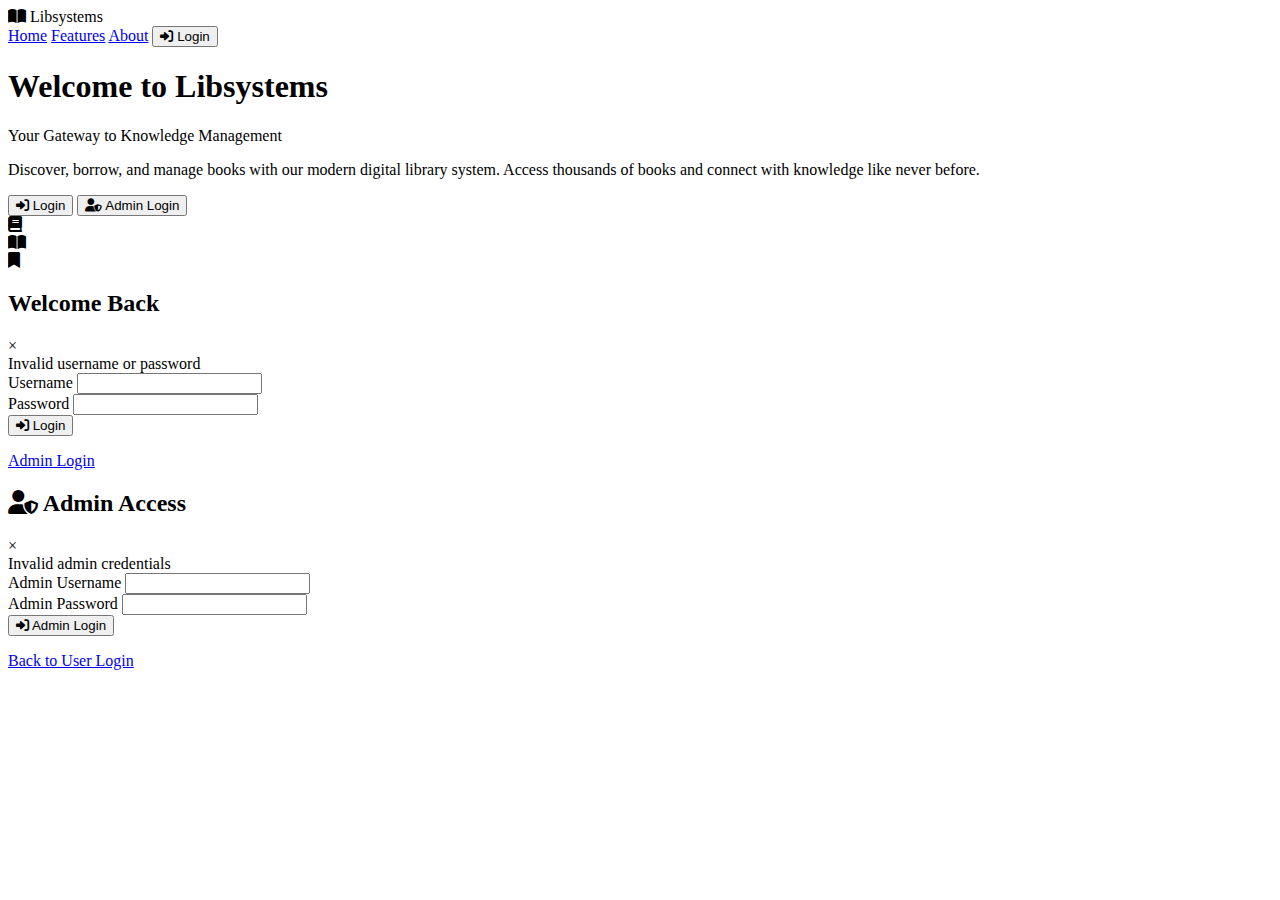
<file: src/main/resources/templates/index.html>
<!DOCTYPE html>
<html lang="en" xmlns:th="http://www.thymeleaf.org">
<head>
    <meta charset="UTF-8">
    <meta name="viewport" content="width=device-width, initial-scale=1.0">
    <title>Libsystems - Digital Library Management</title>
    <!-- Link to static CSS -->
    <link rel="stylesheet" th:href="@{/css/landing.css}">
    <!-- Font Awesome CDN -->
    <link href="https://cdnjs.cloudflare.com/ajax/libs/font-awesome/6.0.0/css/all.min.css" rel="stylesheet">
</head>
<body>
    <!-- Navigation -->
    <nav class="navbar">
        <div class="nav-container">
            <div class="nav-logo">
                <i class="fas fa-book-open"></i>
                <span>Libsystems</span>
            </div>
            <div class="nav-menu">
                <a href="#home" class="nav-link">Home</a>
                <a href="#features" class="nav-link">Features</a>
                <a href="#about" class="nav-link">About</a>
                <button class="login-btn" onclick="openModal('loginModal')">
                    <i class="fas fa-sign-in-alt"></i> Login
                </button>
            </div>
            <div class="hamburger">
                <span></span>
                <span></span>
                <span></span>
            </div>
        </div>
    </nav>

    <!-- Hero Section -->
    <section id="home" class="hero">
        <div class="hero-content">
            <div class="hero-text">
                <h1>Welcome to <span class="gradient-text">Libsystems</span></h1>
                <p class="hero-subtitle">Your Gateway to Knowledge Management</p>
                <p class="hero-description">
                    Discover, borrow, and manage books with our modern digital library system. 
                    Access thousands of books and connect with knowledge like never before.
                </p>
                <div class="hero-buttons">
                    <button class="btn btn-primary" onclick="openModal('loginModal')">
                        <i class="fas fa-sign-in-alt"></i> Login
                    </button>
                    <button class="btn btn-secondary" onclick="openModal('adminModal')">
                        <i class="fas fa-user-shield"></i> Admin Login
                    </button>
                </div>
            </div>
            <div class="hero-visual">
                <div class="floating-books">
                    <div class="book book-1"><i class="fas fa-book"></i></div>
                    <div class="book book-2"><i class="fas fa-book-open"></i></div>
                    <div class="book book-3"><i class="fas fa-bookmark"></i></div>
                </div>
            </div>
        </div>
    </section>

    <!-- Features, Stats, About Sections (unchanged for brevity) -->
    <!-- Copy these directly from your original HTML -->

    <!-- Login Modal -->
    <div id="loginModal" class="modal">
        <div class="modal-content">
            <div class="modal-header">
                <h2>Welcome Back</h2>
                <span class="close" onclick="closeModal('loginModal')">&times;</span>
            </div>
            <div class="modal-body">
                <!-- Thymeleaf form for user login -->
                <form th:action="@{/login}" method="post" id="loginForm">
                    <!-- Display error message if login fails -->
                    <div th:if="${param.error}" class="message error">
                        Invalid username or password
                    </div>
                    <div class="form-group">
                        <label for="username">Username</label>
                        <input type="text" id="username" name="username" required>
                    </div>
                    <div class="form-group">
                        <label for="password">Password</label>
                        <input type="password" id="password" name="password" required>
                    </div>
                    <button type="submit" class="btn btn-primary btn-full">
                        <i class="fas fa-sign-in-alt"></i> Login
                    </button>
                </form>
                <div class="modal-footer">
                    <p>
                        <a href="#" onclick="switchModal('loginModal', 'adminModal')">Admin Login</a>
                    </p>
                </div>
            </div>
        </div>
    </div>

    <!-- Admin Login Modal -->
    <div id="adminModal" class="modal">
        <div class="modal-content">
            <div class="modal-header">
                <h2><i class="fas fa-user-shield"></i> Admin Access</h2>
                <span class="close" onclick="closeModal('adminModal')">&times;</span>
            </div>
            <div class="modal-body">
                <!-- Thymeleaf form for admin login -->
                <form th:action="@{/admin/login}" method="post" id="adminForm">
                    <div th:if="${param.error}" class="message error">
                        Invalid admin credentials
                    </div>
                    <div class="form-group">
                        <label for="adminUsername">Admin Username</label>
                        <input type="text" id="adminUsername" name="username" required>
                    </div>
                    <div class="form-group">
                        <label for="adminPassword">Admin Password</label>
                        <input type="password" id="adminPassword" name="password" required>
                    </div>
                    <button type="submit" class="btn btn-admin btn-full">
                        <i class="fas fa-sign-in-alt"></i> Admin Login
                    </button>
                </form>
                <div class="modal-footer">
                    <p>
                        <a href="#" onclick="switchModal('adminModal', 'loginModal')">Back to User Login</a>
                    </p>
                </div>
            </div>
        </div>
    </div>

    <!-- Footer (unchanged for brevity) -->
    <!-- Copy from your original HTML -->

    <!-- Keep minimal JS for modals -->
    <script th:src="@{/js/landing.js}"></script>
</body>
</html>
</file>
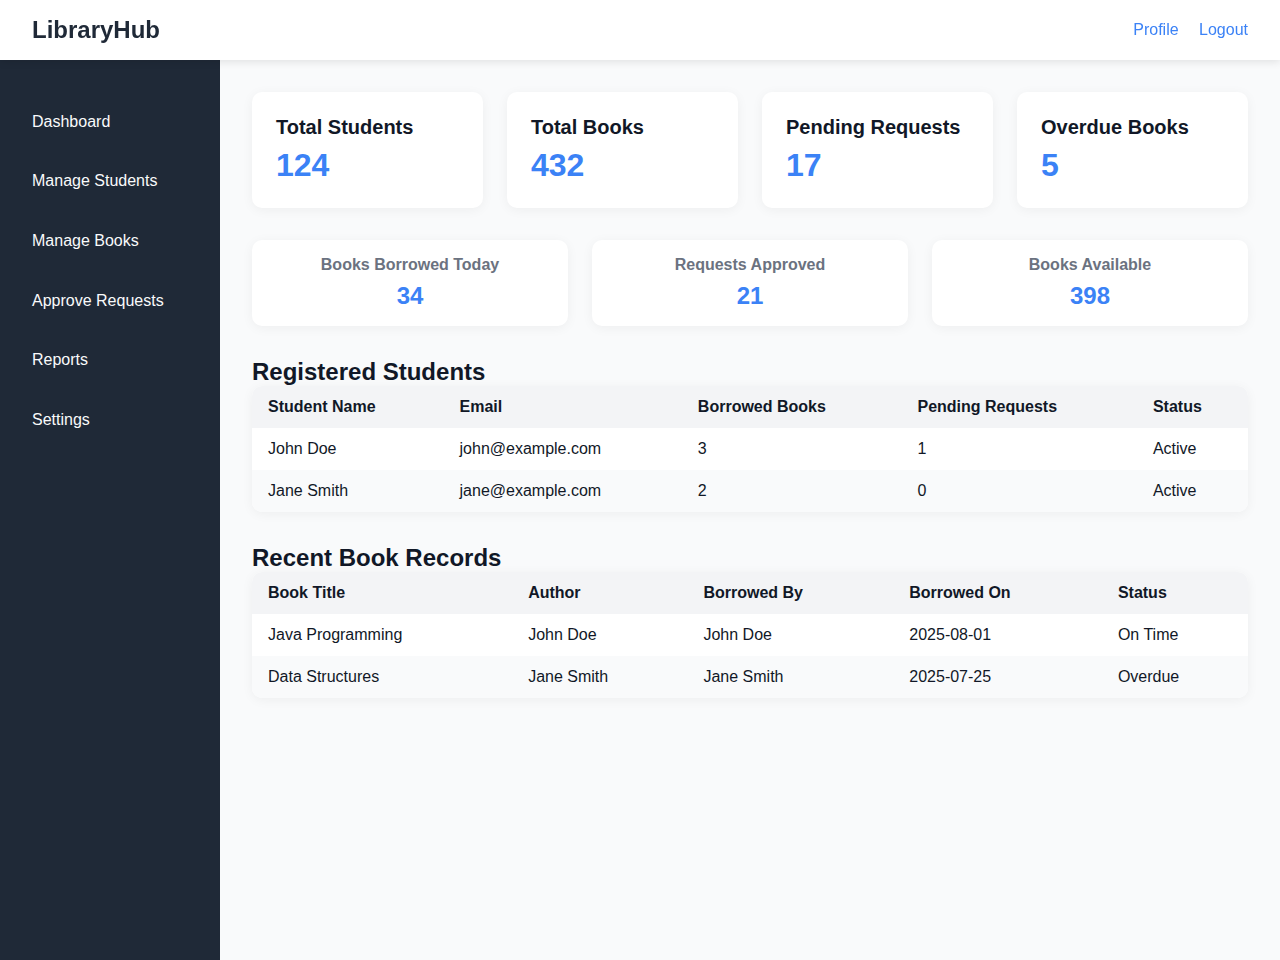
<file: src/main/resources/templates/admin/dashboard.html>
<!DOCTYPE html>
<html lang="en">
<head>
    <meta charset="UTF-8">
    <meta name="viewport" content="width=device-width, initial-scale=1.0">
    <title>Admin Dashboard - LibraryHub</title>
    <style>
        * { margin: 0; padding: 0; box-sizing: border-box; font-family: 'Arial', sans-serif; }
        body { background: #f9fafb; color: #111827; }

        /* Navbar */
        .navbar {
            display: flex;
            justify-content: space-between;
            align-items: center;
            padding: 1rem 2rem;
            background: #ffffff;
            box-shadow: 0 2px 8px rgba(0,0,0,0.1);
            position: sticky;
            top: 0;
            z-index: 100;
        }
        .navbar h1 { font-size: 1.5rem; color: #1f2937; }
        .navbar a { text-decoration: none; color: #3b82f6; margin-left: 1rem; }

        /* Dashboard Container */
        .dashboard-container { display: flex; min-height: 100vh; }

        /* Sidebar */
        .sidebar {
            width: 220px;
            background: #1f2937;
            color: #f9fafb;
            display: flex;
            flex-direction: column;
            padding: 2rem 1rem;
        }
        .sidebar a {
            color: #f9fafb;
            text-decoration: none;
            margin: 0.8rem 0;
            padding: 0.5rem 1rem;
            border-radius: 6px;
            transition: background 0.2s;
        }
        .sidebar a:hover { background: #3b82f6; }

        /* Main Content */
        .main-content { flex: 1; padding: 2rem; }

        /* Cards */
        .cards { display: flex; gap: 1.5rem; flex-wrap: wrap; margin-bottom: 2rem; }
        .card {
            background: #ffffff;
            flex: 1 1 200px;
            padding: 1.5rem;
            border-radius: 10px;
            box-shadow: 0 2px 12px rgba(0,0,0,0.05);
            transition: transform 0.2s;
        }
        .card:hover { transform: translateY(-4px); }
        .card h2 { font-size: 1.25rem; margin-bottom: 0.5rem; color: #111827; }
        .card p { font-size: 2rem; color: #3b82f6; font-weight: bold; }

        /* Stats Section */
        .stats { display: flex; gap: 1.5rem; margin-bottom: 2rem; flex-wrap: wrap; }
        .stat-card { background: #ffffff; padding: 1rem; border-radius: 10px; flex: 1; box-shadow: 0 2px 12px rgba(0,0,0,0.05); text-align: center; }
        .stat-card h3 { font-size: 1rem; color: #6b7280; margin-bottom: 0.5rem; }
        .stat-card p { font-size: 1.5rem; color: #3b82f6; font-weight: bold; }

        /* Table */
        table {
            width: 100%;
            border-collapse: collapse;
            background: #ffffff;
            border-radius: 10px;
            overflow: hidden;
            box-shadow: 0 2px 12px rgba(0,0,0,0.05);
            margin-bottom: 2rem;
        }
        table th, table td {
            padding: 0.75rem 1rem;
            text-align: left;
        }
        table th { background: #f3f4f6; font-weight: 600; }
        table tr:nth-child(even) { background: #f9fafb; }

        @media(max-width: 768px) {
            .dashboard-container { flex-direction: column; }
            .sidebar { width: 100%; flex-direction: row; overflow-x: auto; padding: 1rem; }
            .sidebar a { margin: 0 0.5rem; white-space: nowrap; }
        }
    </style>
</head>
<body>
    <nav class="navbar">
        <h1>LibraryHub</h1>
        <div>
            <a href="#">Profile</a>
            <a href="#">Logout</a>
        </div>
    </nav>

    <div class="dashboard-container">
        <!-- Sidebar -->
        <aside class="sidebar">
            <a href="#">Dashboard</a>
            <a href="#">Manage Students</a>
            <a href="#">Manage Books</a>
            <a href="#">Approve Requests</a>
            <a href="#">Reports</a>
            <a href="#">Settings</a>
        </aside>

        <!-- Main Content -->
        <section class="main-content">
            <!-- Cards -->
            <div class="cards">
                <div class="card">
                    <h2>Total Students</h2>
                    <p>124</p>
                </div>
                <div class="card">
                    <h2>Total Books</h2>
                    <p>432</p>
                </div>
                <div class="card">
                    <h2>Pending Requests</h2>
                    <p>17</p>
                </div>
                <div class="card">
                    <h2>Overdue Books</h2>
                    <p>5</p>
                </div>
            </div>

            <!-- Stats -->
            <div class="stats">
                <div class="stat-card">
                    <h3>Books Borrowed Today</h3>
                    <p>34</p>
                </div>
                <div class="stat-card">
                    <h3>Requests Approved</h3>
                    <p>21</p>
                </div>
                <div class="stat-card">
                    <h3>Books Available</h3>
                    <p>398</p>
                </div>
            </div>

            <!-- Students Table -->
            <h2>Registered Students</h2>
            <table>
                <thead>
                    <tr>
                        <th>Student Name</th>
                        <th>Email</th>
                        <th>Borrowed Books</th>
                        <th>Pending Requests</th>
                        <th>Status</th>
                    </tr>
                </thead>
                <tbody>
                    <tr>
                        <td>John Doe</td>
                        <td>john@example.com</td>
                        <td>3</td>
                        <td>1</td>
                        <td>Active</td>
                    </tr>
                    <tr>
                        <td>Jane Smith</td>
                        <td>jane@example.com</td>
                        <td>2</td>
                        <td>0</td>
                        <td>Active</td>
                    </tr>
                </tbody>
            </table>

            <!-- Books Table -->
            <h2>Recent Book Records</h2>
            <table>
                <thead>
                    <tr>
                        <th>Book Title</th>
                        <th>Author</th>
                        <th>Borrowed By</th>
                        <th>Borrowed On</th>
                        <th>Status</th>
                    </tr>
                </thead>
                <tbody>
                    <tr>
                        <td>Java Programming</td>
                        <td>John Doe</td>
                        <td>John Doe</td>
                        <td>2025-08-01</td>
                        <td>On Time</td>
                    </tr>
                    <tr>
                        <td>Data Structures</td>
                        <td>Jane Smith</td>
                        <td>Jane Smith</td>
                        <td>2025-07-25</td>
                        <td>Overdue</td>
                    </tr>
                </tbody>
            </table>
        </section>
    </div>
</body>
</html>
</file>
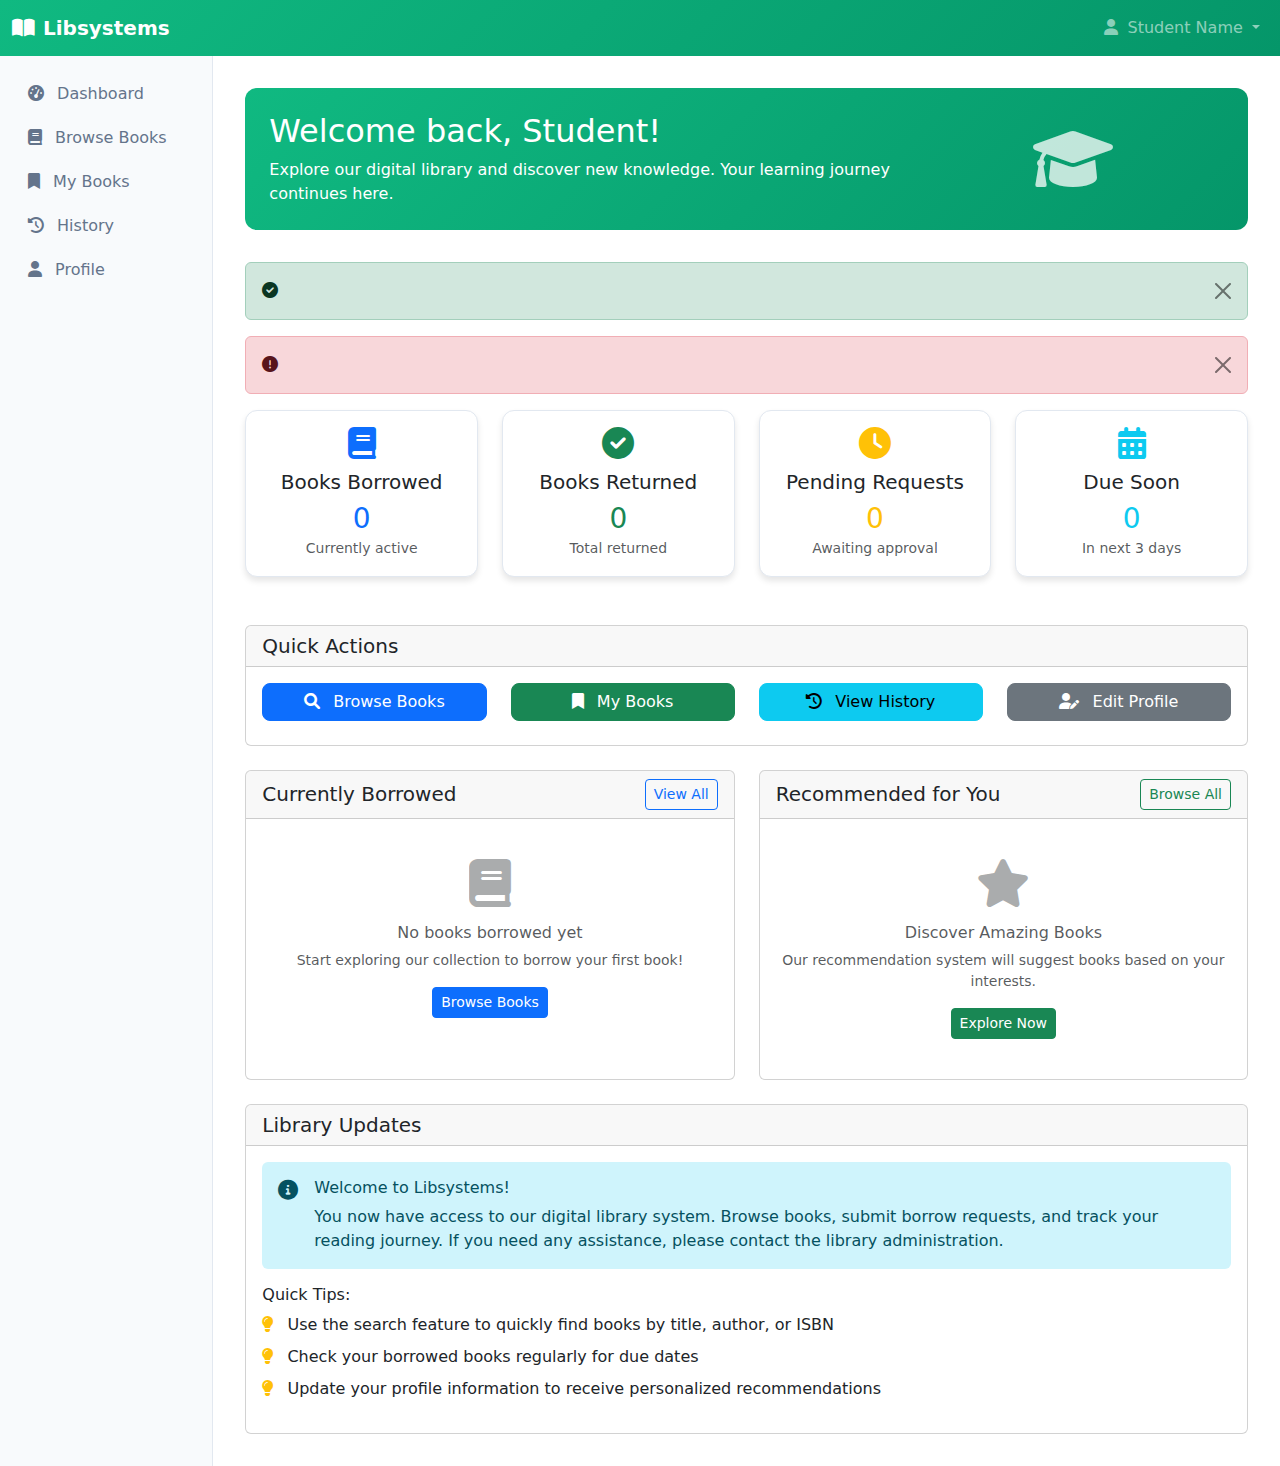
<file: src/main/resources/templates/student/dashboard.html>
<!DOCTYPE html>
<html lang="en" xmlns:th="http://www.thymeleaf.org" xmlns:sec="http://www.thymeleaf.org/extras/spring-security">
<head>
    <meta charset="UTF-8">
    <meta name="viewport" content="width=device-width, initial-scale=1.0">
    <title th:text="${pageTitle} + ' - Libsystems'">Student Dashboard - Libsystems</title>
    
    <!-- Bootstrap CSS -->
    <link href="https://cdn.jsdelivr.net/npm/bootstrap@5.3.0/dist/css/bootstrap.min.css" rel="stylesheet">
    <!-- Font Awesome -->
    <link href="https://cdnjs.cloudflare.com/ajax/libs/font-awesome/6.0.0/css/all.min.css" rel="stylesheet">
    <!-- Custom Student CSS -->
    <style>
        .navbar-custom {
            background: linear-gradient(135deg, #10b981, #059669);
        }
        .sidebar {
            min-height: calc(100vh - 56px);
            background: #f8fafc;
            border-right: 1px solid #e2e8f0;
        }
        .sidebar .nav-link {
            color: #64748b;
            border-radius: 8px;
            margin: 2px 0;
            transition: all 0.3s ease;
        }
        .sidebar .nav-link:hover,
        .sidebar .nav-link.active {
            background: #e2e8f0;
            color: #1e293b;
        }
        .main-content {
            padding: 2rem;
            background-color: #fff;
            min-height: calc(100vh - 56px);
        }
        .welcome-card {
            background: linear-gradient(135deg, #10b981, #059669);
            color: white;
            border-radius: 12px;
            margin-bottom: 2rem;
        }
        .stats-card {
            background: white;
            border-radius: 12px;
            box-shadow: 0 4px 6px rgba(0, 0, 0, 0.1);
            transition: transform 0.2s ease;
            border: 1px solid #e2e8f0;
        }
        .stats-card:hover {
            transform: translateY(-2px);
        }
        .action-btn {
            border-radius: 8px;
            font-weight: 500;
            transition: all 0.3s ease;
        }
        .book-card {
            border-radius: 12px;
            overflow: hidden;
            transition: transform 0.2s ease;
        }
        .book-card:hover {
            transform: translateY(-2px);
        }
    </style>
</head>
<body>
    <!-- Top Navigation -->
    <nav class="navbar navbar-expand-lg navbar-dark navbar-custom">
        <div class="container-fluid">
            <a class="navbar-brand fw-bold" href="#">
                <i class="fas fa-book-open me-2"></i>Libsystems
            </a>
            
            <button class="navbar-toggler" type="button" data-bs-toggle="collapse" data-bs-target="#navbarNav">
                <span class="navbar-toggler-icon"></span>
            </button>
            
            <div class="collapse navbar-collapse" id="navbarNav">
                <ul class="navbar-nav ms-auto">
                    <li class="nav-item dropdown" sec:authorize="isAuthenticated()">
                        <a class="nav-link dropdown-toggle" href="#" id="navbarDropdown" role="button" data-bs-toggle="dropdown">
                            <i class="fas fa-user me-1"></i>
                            <span sec:authentication="principal.user.fullName">Student Name</span>
                        </a>
                        <ul class="dropdown-menu">
                            <li><a class="dropdown-item" th:href="@{/student/profile}">
                                <i class="fas fa-user me-2"></i>Profile
                            </a></li>
                            <li><hr class="dropdown-divider"></li>
                            <li>
                                <form th:action="@{/logout}" method="post" class="d-inline">
                                    <button type="submit" class="dropdown-item">
                                        <i class="fas fa-sign-out-alt me-2"></i>Logout
                                    </button>
                                </form>
                            </li>
                        </ul>
                    </li>
                </ul>
            </div>
        </div>
    </nav>
    
    <div class="container-fluid">
        <div class="row">
            <!-- Sidebar -->
            <nav class="col-md-3 col-lg-2 d-md-block sidebar collapse">
                <div class="position-sticky pt-3">
                    <!-- Navigation Menu -->
                    <ul class="nav flex-column">
                        <li class="nav-item">
                            <a class="nav-link" th:classappend="${currentSection == 'dashboard'} ? 'active' : ''" 
                               th:href="@{/student/dashboard}">
                                <i class="fas fa-tachometer-alt me-2"></i> Dashboard
                            </a>
                        </li>
                        <li class="nav-item">
                            <a class="nav-link" th:classappend="${currentSection == 'books'} ? 'active' : ''" 
                               th:href="@{/student/books}">
                                <i class="fas fa-book me-2"></i> Browse Books
                            </a>
                        </li>
                        <li class="nav-item">
                            <a class="nav-link" th:classappend="${currentSection == 'borrowed'} ? 'active' : ''" 
                               th:href="@{/student/borrowed}">
                                <i class="fas fa-bookmark me-2"></i> My Books
                            </a>
                        </li>
                        <li class="nav-item">
                            <a class="nav-link" th:classappend="${currentSection == 'history'} ? 'active' : ''" 
                               th:href="@{/student/history}">
                                <i class="fas fa-history me-2"></i> History
                            </a>
                        </li>
                        <li class="nav-item">
                            <a class="nav-link" th:classappend="${currentSection == 'profile'} ? 'active' : ''" 
                               th:href="@{/student/profile}">
                                <i class="fas fa-user me-2"></i> Profile
                            </a>
                        </li>
                    </ul>
                </div>
            </nav>
            
            <!-- Main Content -->
            <main class="col-md-9 ms-sm-auto col-lg-10 main-content">
                <!-- Welcome Card -->
                <div class="welcome-card" sec:authorize="isAuthenticated()">
                    <div class="card-body p-4">
                        <div class="row align-items-center">
                            <div class="col-md-8">
                                <h2 class="card-title mb-2" th:text="${welcomeMessage}">Welcome back, Student!</h2>
                                <p class="card-text mb-0 opacity-90">
                                    Explore our digital library and discover new knowledge. Your learning journey continues here.
                                </p>
                            </div>
                            <div class="col-md-4 text-center">
                                <i class="fas fa-graduation-cap fa-4x opacity-75"></i>
                            </div>
                        </div>
                    </div>
                </div>
                
                <!-- Success/Error Messages -->
                <div th:if="${successMessage}" class="alert alert-success alert-dismissible fade show" role="alert">
                    <i class="fas fa-check-circle me-2"></i>
                    <span th:text="${successMessage}"></span>
                    <button type="button" class="btn-close" data-bs-dismiss="alert"></button>
                </div>
                
                <div th:if="${errorMessage}" class="alert alert-danger alert-dismissible fade show" role="alert">
                    <i class="fas fa-exclamation-circle me-2"></i>
                    <span th:text="${errorMessage}"></span>
                    <button type="button" class="btn-close" data-bs-dismiss="alert"></button>
                </div>
                
                <!-- Quick Stats -->
                <div class="row mb-4">
                    <div class="col-xl-3 col-md-6 mb-4">
                        <div class="card stats-card h-100">
                            <div class="card-body text-center">
                                <div class="text-primary mb-2">
                                    <i class="fas fa-book fa-2x"></i>
                                </div>
                                <h5 class="card-title">Books Borrowed</h5>
                                <h3 class="text-primary mb-0">0</h3>
                                <small class="text-muted">Currently active</small>
                            </div>
                        </div>
                    </div>
                    
                    <div class="col-xl-3 col-md-6 mb-4">
                        <div class="card stats-card h-100">
                            <div class="card-body text-center">
                                <div class="text-success mb-2">
                                    <i class="fas fa-check-circle fa-2x"></i>
                                </div>
                                <h5 class="card-title">Books Returned</h5>
                                <h3 class="text-success mb-0">0</h3>
                                <small class="text-muted">Total returned</small>
                            </div>
                        </div>
                    </div>
                    
                    <div class="col-xl-3 col-md-6 mb-4">
                        <div class="card stats-card h-100">
                            <div class="card-body text-center">
                                <div class="text-warning mb-2">
                                    <i class="fas fa-clock fa-2x"></i>
                                </div>
                                <h5 class="card-title">Pending Requests</h5>
                                <h3 class="text-warning mb-0">0</h3>
                                <small class="text-muted">Awaiting approval</small>
                            </div>
                        </div>
                    </div>
                    
                    <div class="col-xl-3 col-md-6 mb-4">
                        <div class="card stats-card h-100">
                            <div class="card-body text-center">
                                <div class="text-info mb-2">
                                    <i class="fas fa-calendar-alt fa-2x"></i>
                                </div>
                                <h5 class="card-title">Due Soon</h5>
                                <h3 class="text-info mb-0">0</h3>
                                <small class="text-muted">In next 3 days</small>
                            </div>
                        </div>
                    </div>
                </div>
                
                <!-- Quick Actions -->
                <div class="row mb-4">
                    <div class="col-12">
                        <div class="card">
                            <div class="card-header">
                                <h5 class="card-title mb-0">Quick Actions</h5>
                            </div>
                            <div class="card-body">
                                <div class="row">
                                    <div class="col-md-3 mb-2">
                                        <a th:href="@{/student/books}" class="btn btn-primary action-btn w-100">
                                            <i class="fas fa-search me-2"></i> Browse Books
                                        </a>
                                    </div>
                                    <div class="col-md-3 mb-2">
                                        <a th:href="@{/student/borrowed}" class="btn btn-success action-btn w-100">
                                            <i class="fas fa-bookmark me-2"></i> My Books
                                        </a>
                                    </div>
                                    <div class="col-md-3 mb-2">
                                        <a th:href="@{/student/history}" class="btn btn-info action-btn w-100">
                                            <i class="fas fa-history me-2"></i> View History
                                        </a>
                                    </div>
                                    <div class="col-md-3 mb-2">
                                        <a th:href="@{/student/profile}" class="btn btn-secondary action-btn w-100">
                                            <i class="fas fa-user-edit me-2"></i> Edit Profile
                                        </a>
                                    </div>
                                </div>
                            </div>
                        </div>
                    </div>
                </div>
                
                <!-- Recent Activity & Recommendations -->
                <div class="row">
                    <!-- Current Borrowed Books -->
                    <div class="col-lg-6 mb-4">
                        <div class="card h-100">
                            <div class="card-header d-flex justify-content-between align-items-center">
                                <h5 class="card-title mb-0">Currently Borrowed</h5>
                                <a th:href="@{/student/borrowed}" class="btn btn-sm btn-outline-primary">View All</a>
                            </div>
                            <div class="card-body">
                                <!-- Placeholder for borrowed books -->
                                <div class="text-center text-muted py-4">
                                    <i class="fas fa-book fa-3x mb-3 opacity-50"></i>
                                    <h6>No books borrowed yet</h6>
                                    <p class="small">Start exploring our collection to borrow your first book!</p>
                                    <a th:href="@{/student/books}" class="btn btn-primary btn-sm">Browse Books</a>
                                </div>
                            </div>
                        </div>
                    </div>
                    
                    <!-- Recommended Books -->
                    <div class="col-lg-6 mb-4">
                        <div class="card h-100">
                            <div class="card-header d-flex justify-content-between align-items-center">
                                <h5 class="card-title mb-0">Recommended for You</h5>
                                <a th:href="@{/student/books}" class="btn btn-sm btn-outline-success">Browse All</a>
                            </div>
                            <div class="card-body">
                                <!-- Placeholder for recommended books -->
                                <div class="text-center text-muted py-4">
                                    <i class="fas fa-star fa-3x mb-3 opacity-50"></i>
                                    <h6>Discover Amazing Books</h6>
                                    <p class="small">Our recommendation system will suggest books based on your interests.</p>
                                    <a th:href="@{/student/books}" class="btn btn-success btn-sm">Explore Now</a>
                                </div>
                            </div>
                        </div>
                    </div>
                </div>
                
                <!-- Library News & Updates -->
                <div class="row">
                    <div class="col-12">
                        <div class="card">
                            <div class="card-header">
                                <h5 class="card-title mb-0">Library Updates</h5>
                            </div>
                            <div class="card-body">
                                <div class="alert alert-info border-0">
                                    <div class="d-flex">
                                        <div class="flex-shrink-0">
                                            <i class="fas fa-info-circle fa-lg"></i>
                                        </div>
                                        <div class="flex-grow-1 ms-3">
                                            <h6 class="alert-heading">Welcome to Libsystems!</h6>
                                            <p class="mb-0">
                                                You now have access to our digital library system. Browse books, submit borrow requests, 
                                                and track your reading journey. If you need any assistance, please contact the library administration.
                                            </p>
                                        </div>
                                    </div>
                                </div>
                                
                                <div class="mt-3">
                                    <h6>Quick Tips:</h6>
                                    <ul class="list-unstyled">
                                        <li class="mb-2">
                                            <i class="fas fa-lightbulb text-warning me-2"></i>
                                            Use the search feature to quickly find books by title, author, or ISBN
                                        </li>
                                        <li class="mb-2">
                                            <i class="fas fa-lightbulb text-warning me-2"></i>
                                            Check your borrowed books regularly for due dates
                                        </li>
                                        <li class="mb-2">
                                            <i class="fas fa-lightbulb text-warning me-2"></i>
                                            Update your profile information to receive personalized recommendations
                                        </li>
                                    </ul>
                                </div>
                            </div>
                        </div>
                    </div>
                </div>
            </main>
        </div>
    </div>
    
    <!-- Bootstrap JS -->
    <script src="https://cdn.jsdelivr.net/npm/bootstrap@5.3.0/dist/js/bootstrap.bundle.min.js"></script>
    
    <!-- Custom JavaScript -->
    <script>
        // Auto-hide alerts after 5 seconds
        setTimeout(function() {
            const alerts = document.querySelectorAll('.alert-dismissible');
            alerts.forEach(function(alert) {
                const bsAlert = new bootstrap.Alert(alert);
                bsAlert.close();
            });
        }, 5000);
        
        // Add smooth transitions
        document.addEventListener('DOMContentLoaded', function() {
            const cards = document.querySelectorAll('.stats-card, .book-card');
            cards.forEach(function(card) {
                card.addEventListener('mouseenter', function() {
                    this.style.boxShadow = '0 8px 25px rgba(0, 0, 0, 0.15)';
                });
                card.addEventListener('mouseleave', function() {
                    this.style.boxShadow = '0 4px 6px rgba(0, 0, 0, 0.1)';
                });
            });
        });
    </script>
</body>
</html>
</file>
